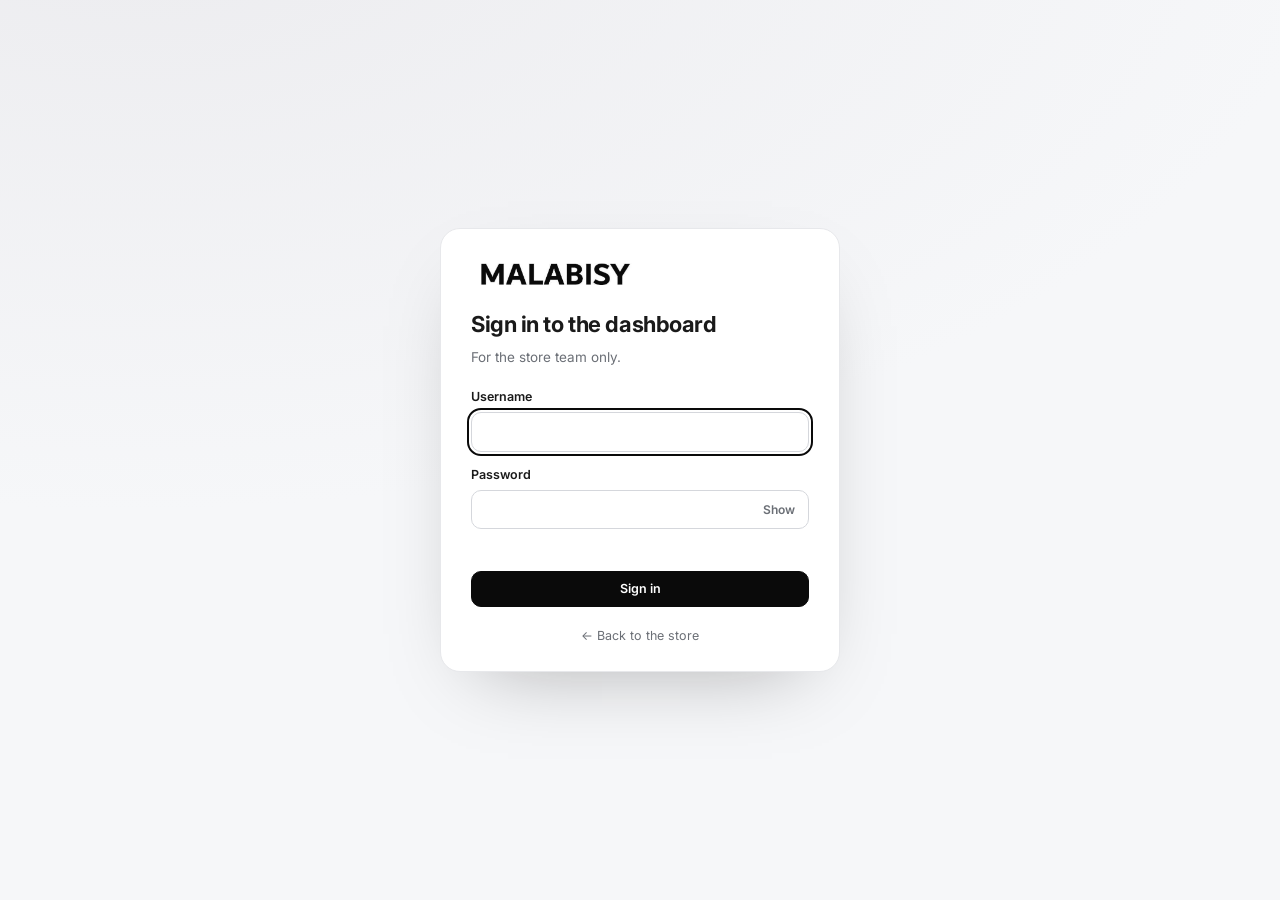
<file: admin.html>
<!doctype html>
<html lang="en">
<head>
<meta charset="utf-8">
<meta name="viewport" content="width=device-width, initial-scale=1">
<link rel="icon" href="data:,">
<title>Admin | MALABISY</title>
<meta name="robots" content="noindex, nofollow">
<link rel="preconnect" href="https://fonts.googleapis.com">
<link rel="preconnect" href="https://fonts.gstatic.com" crossorigin>
<link href="https://fonts.googleapis.com/css2?family=Inter:wght@400;500;600;700&display=swap" rel="stylesheet">
<link rel="stylesheet" href="assets/css/admin.css">
</head>
<body data-page="admin">
<div id="admin" class="ad"></div>
<script src="assets/js/catalog.js"></script>
<script src="assets/js/cms.js"></script>
<script src="assets/js/admin.js"></script>
</body>
</html>
</file>
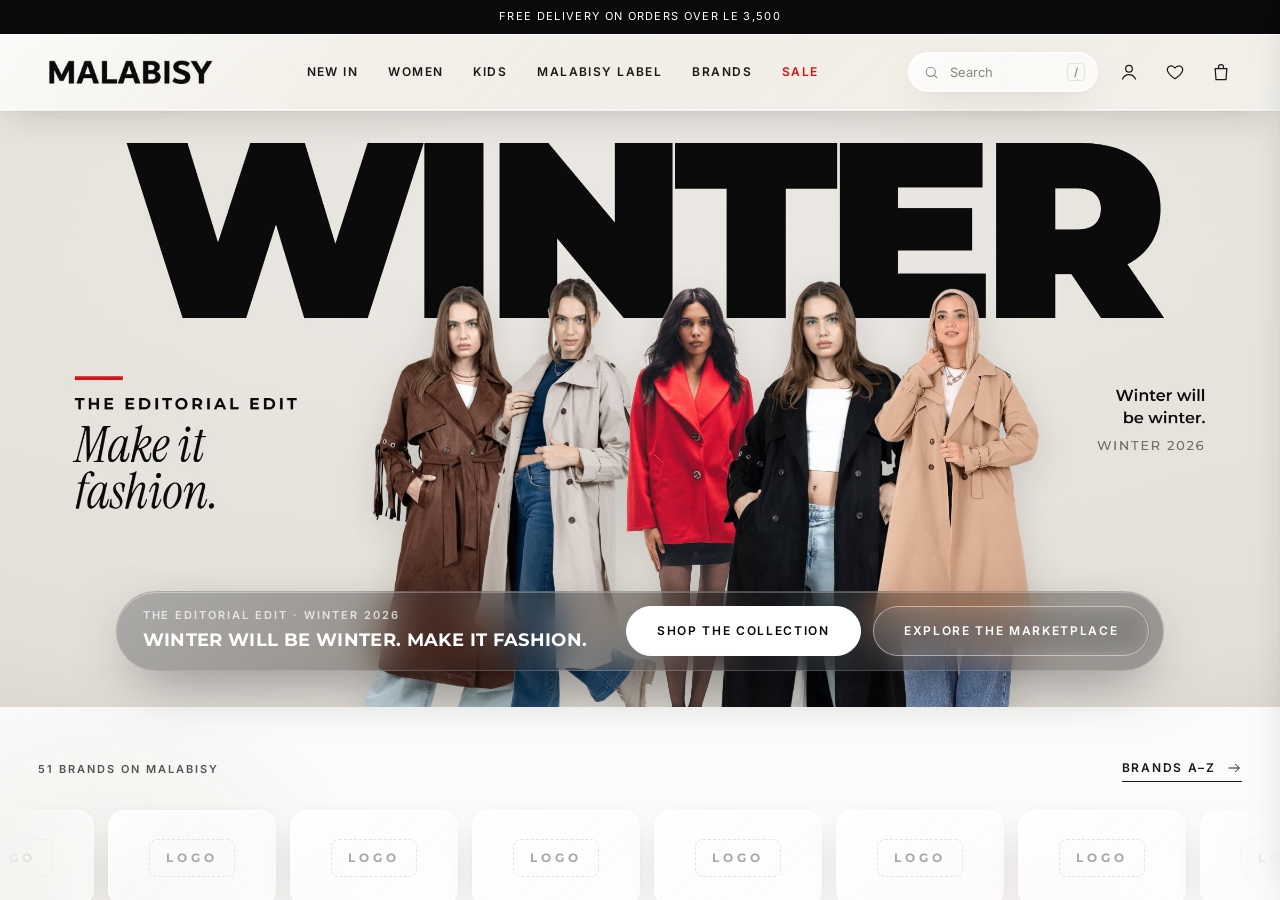
<file: tests/walk.html>
<!doctype html>
<html lang="en">
<head>
<meta charset="utf-8">
<title>Walkthrough capture fixture (test only, not linked)</title>
<style>html,body{margin:0;height:100%;overflow:hidden;background:#fff}iframe{border:0;width:100vw;height:100vh;display:block}</style>
</head>
<body>
<iframe id="f" title="capture"></iframe>
<script>
/* Test-only: drives real pages into specific states for video screenshots. Used by videos/remotion/scripts/capture-walk.mjs */
const P = new URLSearchParams(location.search), s = P.get("s");
const f = document.getElementById("f");
const wait = (ms) => new Promise((r) => setTimeout(r, ms));
const W = () => f.contentWindow, Dq = (q) => f.contentDocument.querySelector(q);
const load = (url) => new Promise((r) => { f.onload = () => r(); f.src = url; });
const session = () => localStorage.setItem("mlb_admin_sess", JSON.stringify({ uid: "u-super", at: Date.now(), exp: Date.now() + 8 * 3600e3 }));
const bag = (n = 3) => { const C = W().MLB_API.catalog; const pick = [C.find((r) => /Toggle-Front Leather Jacket – Brown/.test(r.t)), C.find((r) => r.v === "KAVA" && r.a.length && r.p > 600), C.find((r) => r.v === "Carinawear" && r.a.length && /Knit|Sweater|Pullover/i.test(r.t))].filter(Boolean).slice(0, n); pick.forEach((r) => W().MLB_API.addToBag(r.h, r.a[0] || "One size")); };
const scroll = (y) => W().scrollTo(0, y);
// scroll-in animations never fire in a headless capture: show those blocks in their final state
setInterval(() => { try { const d = f.contentDocument; d.querySelectorAll(".rv").forEach((e) => e.classList.add("in")); if (!d.getElementById("cap-still")) { const st = d.createElement("style"); st.id = "cap-still"; st.textContent = "*,*::before,*::after{animation-duration:0s!important;animation-delay:0s!important;transition-duration:0s!important;transition-delay:0s!important}"; d.head.appendChild(st); } } catch {} }, 100);
const S = {
  async home() { localStorage.clear(); await load("/index.html"); await wait(1500); },
  async homeChoices() { await load("/index.html"); await wait(1200); const el = [...f.contentDocument.querySelectorAll("section")].find((x) => /Malabisy Label/.test(x.textContent) && /Marketplace/.test(x.textContent) && x.getBoundingClientRect().top > 300); if (el) el.scrollIntoView(); await wait(900); },
  async search() { await load("/index.html"); await wait(1200); Dq("#searchBtn").click(); await wait(400); const q = Dq("#q"); q.value = "coat"; q.dispatchEvent(new Event("input", { bubbles: true })); await wait(1500); },
  async market() { await load("/marketplace.html?g=Women"); await wait(2000); },
  async brands() { await load("/brands.html"); await wait(1800); },
  async product() { await load("/index.html"); await wait(800); const C = W().MLB_API.catalog; const r = C.find((x) => /High-Collar Belted Trench Coat – Beige/.test(x.t)) || C.find((x) => /coat/i.test(x.t) && x.a.length > 1); await load("/product.html?h=" + encodeURIComponent(r.h)); await wait(2000); },
  async stylist() { await load("/index.html"); await wait(1500); sessionStorage.clear(); W().MLB_STYLIST.open(); await wait(500); W().MLB_STYLIST.respond("Office look under LE 2,000"); await wait(4000); const log = Dq(".mst-log"); if (log) log.scrollTop = log.scrollHeight - log.clientHeight - 260; await wait(1200); },
  async bag() { localStorage.removeItem("mlb2_bag"); await load("/index.html"); await wait(1200); bag(3); await wait(4500); Dq("#bagBtn").click(); await wait(2500); },
  async checkout() { await load("/bag.html"); await wait(1800); },
  async payment() { await load("/bag.html"); await wait(1200); Dq("#toDelivery").click(); await wait(300); const fd = Dq("#fDel"); const ins = fd.querySelectorAll("input"); ["Nour", "Adel", "01012345678", "nour@example.com", "Heliopolis", "12 El Nozha St, floor 3"].forEach((v, i) => (ins[i].value = v)); fd.requestSubmit(); await wait(3000); },
  async invoice() { await load("/bag.html"); await wait(1200); Dq("#toDelivery").click(); await wait(300); const fd = Dq("#fDel"); const ins = fd.querySelectorAll("input"); ["Nour", "Adel", "01012345678", "nour@example.com", "Heliopolis", "12 El Nozha St, floor 3"].forEach((v, i) => (ins[i].value = v)); fd.requestSubmit(); await wait(500); Dq("#fPay").requestSubmit(); await wait(1500); Dq("#invoice").scrollIntoView(); W().scrollBy(0, -20); await wait(800); },
  async account() { localStorage.setItem("mlb2_user", JSON.stringify({ name: "Nour Adel", email: "nour@example.com", phone: "", since: new Date().toISOString() })); await load("/account.html#orders"); await wait(1800); },
  async sell() { await load("/sell.html"); await wait(1800); },
  async login() { localStorage.removeItem("mlb_admin_sess"); await load("/admin.html"); await wait(1500); },
  async dash() { session(); const n = JSON.parse(localStorage.getItem("mlb2_orders") || "[]").filter((o) => o.sample).length; if (!n) { await load("/admin.html#settings"); await wait(1500); const b = Dq("#sm-add"); if (b) { b.click(); await wait(1500); } } await load("/admin.html#dashboard"); await wait(2000); },
  async dashLow() { session(); await load("/admin.html#dashboard"); await wait(1800); scroll(+(P.get("y") || 900)); await wait(600); },
  async orders() { session(); await load("/admin.html#orders?s=Placed"); await wait(1500); const sel = [...f.contentDocument.querySelectorAll("[data-st]")]; if (sel[0]) { sel[0].value = "Confirmed"; sel[0].dispatchEvent(new Event("change")); await wait(900); } const sel2 = [...f.contentDocument.querySelectorAll("[data-st]")]; if (sel2[0]) { sel2[0].value = "Shipped"; sel2[0].dispatchEvent(new Event("change")); await wait(900); } W().location.hash = "#orders"; await wait(1800); [...f.contentDocument.querySelectorAll("[data-sel]")].slice(1, 4).forEach((c) => { c.checked = true; c.dispatchEvent(new Event("change")); }); await wait(800); },
  async order() { session(); const o = JSON.parse(localStorage.getItem("mlb2_orders") || "[]").find((x) => x.status === "Confirmed" || x.status === "Placed"); await load("/admin.html#orders/" + (o ? o.no : "")); await wait(1800); },
  async products() { session(); await load("/admin.html#products?f=sale"); await wait(1500); [...f.contentDocument.querySelectorAll("[data-sel]")].slice(0, 3).forEach((c) => { c.checked = true; c.dispatchEvent(new Event("change")); }); await wait(800); },
  async productEdit() { session(); await load("/admin.html#products/high-collar-belted-trench-coat-beige"); await wait(1200); if (/Not found/.test(f.contentDocument.body.textContent)) { const C = window.MLB_CATALOG || []; } await wait(600); },
  async brandsAdmin() { session(); await load("/admin.html#brands"); await wait(1800); },
  async customers() { session(); await load("/admin.html#customers?seg=vip"); await wait(1800); },
  async discounts() { session(); await load("/admin.html#dashboard"); await wait(1000); const st = W().MLB_CMS.store, d = JSON.parse(JSON.stringify(st.get())); d.discounts = [{ code: "EID20", type: "percent", value: 20, min: 1500, ends: new Date(Date.now() + 9 * 864e5).toISOString().slice(0, 16), on: true }, { code: "WELCOME10", type: "percent", value: 10, min: "", ends: "", on: true }, { code: "FREESHIP", type: "ship", value: 0, min: 1000, ends: "", on: true }, { code: "WINTER300", type: "fixed", value: 300, min: 2500, ends: new Date(Date.now() - 2 * 864e5).toISOString().slice(0, 16), on: true }]; st.save(d); await load("/admin.html#discounts"); await wait(1800); },
  async content() { session(); await load("/admin.html#content"); await wait(3000); },
  async editor() { session(); sessionStorage.clear(); await load("/index.html?edit"); await wait(3000); },
  async editorAdd() { session(); await load("/index.html?edit"); await wait(2500); const b = Dq('[data-sub="add"]'); if (b) b.click(); await wait(800); },
  async settings() { session(); await load("/admin.html#settings"); await wait(1800); },
  async team() { session(); await load("/admin.html#team/u-store"); await wait(1800); },
  async activity() { session(); await load("/admin.html#activity"); await wait(1800); },
  async stylistSeed() { localStorage.removeItem("mlb_admin_sess"); await load("/index.html"); await wait(1500); sessionStorage.clear(); const S2 = W().MLB_STYLIST; S2.open(); for (const m of ["Office look under LE 2,000", "3ayza fostan eswed lel fara7", "كوتشي ابيض", "how long does delivery take?", "KAVA", "عندكم زارا؟", "bust 90 waist 72 hips 98", "amaza", "winter coats on sale"]) { S2.respond(m); await wait(1400); } await wait(800); },
  async stylistOverview() { session(); await load("/admin.html#stylist/overview"); await wait(2200); },
  async stylistReplies() { session(); await load("/admin.html#stylist/replies"); await wait(2200); },
  async stylistKnowledge() { session(); await load("/admin.html#stylist/knowledge"); await wait(2200); },
  async stylistAdmin() { session(); await load("/admin.html#stylist"); await wait(2000); },
};
// store screens are shot as a visitor (no team bar)
const STORE = ["home", "homeChoices", "search", "market", "brands", "product", "stylist", "bag", "checkout", "payment", "invoice", "account", "sell"];
if (STORE.includes(s)) localStorage.removeItem("mlb_admin_sess");
(S[s] || S.home)().then(() => { document.title = "ready"; });
</script>
</body>
</html>
</file>
<file: assets/css/admin.css>
/* =========================================================
   STORE DASHBOARD — calm, data-dense admin. Brand: black / white, red only for alerts and "down".
   ========================================================= */
:root { --k: #0A0A0A; --ink: #1A1A1A; --mut: #6B6F76; --line: #E7E8EB; --soft: #F4F5F7; --bg: #F6F7F9; --red: #DB1215; --up: #12804A; --upbg: #E3F5EA; --dnbg: #FDE7E7; --r: 16px; }
* { box-sizing: border-box; }
html { -webkit-text-size-adjust: 100%; }
body { margin: 0; background: var(--bg); color: var(--ink); font: 13.5px/1.45 Inter, "Helvetica Neue", Arial, sans-serif; -webkit-font-smoothing: antialiased; }
a { color: inherit; }
button, input, select, textarea { font: inherit; color: inherit; }
svg { width: 18px; height: 18px; fill: none; stroke: currentColor; stroke-width: 1.7; stroke-linecap: round; stroke-linejoin: round; flex: none; }
.sr { position: absolute; width: 1px; height: 1px; overflow: hidden; clip: rect(0 0 0 0); }
:focus-visible { outline: 2px solid var(--k); outline-offset: 2px; }

/* ---------- sign-in ---------- */
.auth { min-height: 100vh; display: grid; place-items: center; padding: 24px; background: radial-gradient(1200px 600px at 10% -10%, #ececef, transparent), var(--bg); }
.auth__card { width: min(400px, 100%); background: #fff; border: 1px solid var(--line); border-radius: 20px; padding: 34px 30px 26px; box-shadow: 0 30px 80px -40px rgba(10,10,10,.35); display: grid; gap: 14px; }
.auth__logo { height: 22px; justify-self: start; }
.auth__card h1 { margin: 10px 0 0; font-size: 22px; letter-spacing: -.02em; }
.auth__sub { margin: -6px 0 6px; color: var(--mut); }
.auth__card form { display: grid; gap: 14px; }
.auth__pw { position: relative; display: block; }
.auth__pw input { padding-right: 64px !important; }
.auth__pw button { position: absolute; right: 6px; top: 50%; transform: translateY(-50%); border: 0; background: none; font-size: 12px; font-weight: 600; color: var(--mut); cursor: pointer; padding: 6px 8px; }
.auth__err { min-height: 18px; margin: -4px 0 0; color: var(--red); font-size: 12.5px; }
.auth__back { justify-self: center; font-size: 12.5px; color: var(--mut); text-decoration: none; margin-top: 6px; }
.ad-btn--block { width: 100%; height: 42px; }

/* ---------- layout ---------- */
.ad { display: grid; grid-template-columns: 248px 1fr; min-height: 100vh; }
.ad-side { position: sticky; top: 0; height: 100vh; display: flex; flex-direction: column; background: #fff; border-right: 1px solid var(--line); padding: 16px 12px 12px; }
.ad-brand { display: flex; align-items: center; gap: 10px; padding: 6px 10px 14px; text-decoration: none; border-bottom: 1px solid var(--line); margin-bottom: 8px; }
.ad-brand img { height: 18px; }
.ad-brand span { font-size: 11px; letter-spacing: .14em; text-transform: uppercase; color: var(--mut); }
.ad-side nav { flex: 1; overflow-y: auto; display: grid; align-content: start; gap: 1px; }
.ad-side__g { margin: 14px 10px 4px; font-size: 10.5px; font-weight: 700; letter-spacing: .12em; text-transform: uppercase; color: #9a9ea6; }
.ad-side nav a { position: relative; display: flex; align-items: center; gap: 10px; padding: 8px 10px; border-radius: 10px; text-decoration: none; color: #3a3d42; font-weight: 500; }
.ad-side nav a:hover { background: var(--soft); }
.ad-side nav a.on { background: var(--k); color: #fff; }
.ad-side nav a em { margin-left: auto; min-width: 22px; padding: 1px 7px; border-radius: 10px; background: var(--red); color: #fff; font-style: normal; font-size: 11px; font-weight: 600; text-align: center; }
.ad-side nav a.on em { background: #fff; color: var(--k); }
.ad-ro { margin-left: auto; opacity: .45; display: inline-flex; }
.ad-ro svg { width: 14px; height: 14px; }
.ad-me { position: relative; display: flex; align-items: center; gap: 10px; padding: 10px 8px; margin-top: 8px; border-top: 1px solid var(--line); }
.ad-me b { display: block; font-size: 13px; }
.ad-me small { display: block; color: var(--mut); font-size: 11.5px; }
.ad-me > button { margin-left: auto; width: 30px; height: 30px; border-radius: 8px; border: 0; background: none; cursor: pointer; font-size: 18px; line-height: 1; }
.ad-me > button:hover { background: var(--soft); }
.ad-av { display: inline-grid; place-items: center; width: 34px; height: 34px; flex: none; border-radius: 50%; background: var(--k); color: #fff; font-size: 12px; font-weight: 700; text-transform: uppercase; }
.ad-av--sm { width: 28px; height: 28px; font-size: 10.5px; background: #e9eaee; color: #333; }
.ad-body { min-width: 0; display: flex; flex-direction: column; }
.ad-top { position: sticky; top: 0; z-index: 30; display: flex; align-items: center; gap: 14px; height: 62px; padding: 0 clamp(16px, 3vw, 32px); background: rgba(246,247,249,.86); backdrop-filter: blur(12px); border-bottom: 1px solid var(--line); }
.ad-search { flex: 1; max-width: 520px; display: flex; align-items: center; gap: 8px; height: 38px; padding: 0 10px 0 12px; border-radius: 11px; background: #fff; border: 1px solid var(--line); color: var(--mut); }
.ad-search input { flex: 1; min-width: 0; border: 0; outline: 0; background: none; color: var(--ink); }
.ad-search kbd { font: 600 11px Inter, Arial; padding: 2px 6px; border: 1px solid var(--line); border-radius: 6px; color: var(--mut); }
.ad-top__act { margin-left: auto; display: flex; align-items: center; gap: 8px; }
.ad-icon { position: relative; width: 38px; height: 38px; display: grid; place-items: center; border-radius: 11px; border: 1px solid var(--line); background: #fff; cursor: pointer; }
.ad-icon em { position: absolute; top: -4px; right: -4px; min-width: 18px; height: 18px; padding: 0 5px; border-radius: 9px; background: var(--red); color: #fff; font: 700 10.5px/18px Inter, Arial; font-style: normal; text-align: center; }
.ad-bellwrap { position: relative; }
.ad-menu { position: absolute; z-index: 40; min-width: 190px; padding: 6px; background: #fff; border: 1px solid var(--line); border-radius: 12px; box-shadow: 0 18px 50px -20px rgba(0,0,0,.35); display: grid; }
.ad-menu--wide { right: 0; top: 46px; width: 320px; }
.ad-me .ad-menu { bottom: 56px; left: 8px; right: 8px; }
.ad-menu a, .ad-menu button { display: flex; align-items: center; gap: 10px; padding: 9px 10px; border-radius: 8px; border: 0; background: none; text-align: left; text-decoration: none; cursor: pointer; }
.ad-menu a:hover, .ad-menu button:hover { background: var(--soft); }
.ad-main { padding: 26px clamp(16px, 3vw, 32px) 110px; width: 100%; max-width: 1440px; }
.ad-head { display: flex; justify-content: space-between; align-items: flex-end; gap: 16px; flex-wrap: wrap; margin-bottom: 20px; }
.ad-head h1 { margin: 0; display: flex; align-items: center; gap: 10px; flex-wrap: wrap; font-size: 24px; font-weight: 700; letter-spacing: -.02em; }
.ad-sub { margin: 4px 0 0; color: var(--mut); font-size: 12.5px; }
.ad-back { text-decoration: none; display: inline-grid; place-items: center; width: 32px; height: 32px; border-radius: 10px; background: #fff; border: 1px solid var(--line); font-size: 15px; }
.ad-row { display: flex; gap: 8px; flex-wrap: wrap; align-items: center; }
.ad-row--end { justify-content: flex-end; }
.ad-row2 { display: grid; grid-template-columns: 1fr 1fr; gap: 12px; }
.ad-grid2 { display: grid; grid-template-columns: minmax(0, 1.7fr) minmax(280px, 1fr); gap: 16px; align-items: start; margin-top: 16px; }
.ad-col { display: grid; gap: 16px; align-content: start; }

/* ---------- cards & basics ---------- */
.ad-card { background: #fff; border: 1px solid var(--line); border-radius: var(--r); padding: 18px; display: grid; gap: 14px; align-content: start; min-width: 0; }
.ad-card + .ad-card { margin-top: 16px; }
.ad-col > .ad-card + .ad-card { margin-top: 0; }
.ad-card--flush { padding: 0; gap: 0; overflow: hidden; }
.ad-card--flush > .ad-filters, .ad-card--flush > .ad-pager { padding: 14px 16px; }
.ad-card--flush > .ad-card__hd { padding: 16px 18px 6px; }
.ad-card--flush > .ad-empty { padding: 40px 16px; }
.ad-card__hd { display: flex; justify-content: space-between; align-items: center; gap: 10px; }
.ad-card__hd h2 { margin: 0; font-size: 14.5px; font-weight: 650; display: flex; align-items: center; gap: 8px; }
.ad-h2 { margin: 0; font-size: 18px; }
.ad-count { font-style: normal; font-size: 12px; font-weight: 600; color: var(--mut); background: var(--soft); border-radius: 10px; padding: 2px 8px; }
.ad-h3 { margin: 6px 0 0; font-size: 12px; color: var(--mut); font-weight: 600; }
.ad-p { margin: 0; line-height: 1.6; }
.ad-muted { color: var(--mut); font-size: 12.5px; }
.ad-hint { display: block; color: var(--mut); font-size: 12px; margin-top: 4px; }
.ad-warn { color: var(--red); font-weight: 600; }
.ad-tag { display: inline-block; padding: 1px 6px; border-radius: 6px; background: var(--soft); color: var(--mut); font-size: 10.5px; font-weight: 600; text-transform: uppercase; letter-spacing: .06em; vertical-align: middle; }
.ad-code { font-family: ui-monospace, Consolas, monospace; letter-spacing: .04em; }
.ad-note { display: flex; align-items: center; gap: 10px; flex-wrap: wrap; padding: 11px 14px; margin-bottom: 16px; border-radius: 12px; background: #fff; border: 1px dashed #cfd2d8; color: #3a3d42; }
.ad-empty { display: grid; justify-items: center; gap: 12px; padding: 30px 12px; text-align: center; color: var(--mut); }
.ad-empty p { margin: 0; max-width: 46ch; }
.ad-btn { display: inline-flex; align-items: center; justify-content: center; gap: 6px; height: 36px; padding: 0 14px; border-radius: 10px; border: 1px solid #d5d7dc; background: #fff; font-weight: 600; font-size: 12.5px; text-decoration: none; cursor: pointer; white-space: nowrap; }
.ad-btn svg { width: 16px; height: 16px; }
.ad-btn:hover { border-color: var(--k); }
.ad-btn:disabled { opacity: .5; cursor: default; }
.ad-btn--dark { background: var(--k); color: #fff; border-color: var(--k); }
.ad-btn--dark:hover { background: #2a2a2a; }
.ad-btn--danger { color: #b3261e; border-color: #efc5c2; }
.ad-btn--sm { height: 30px; padding: 0 10px; font-size: 12px; }
.ad-link { background: none; border: 0; padding: 0; font-weight: 600; font-size: 12.5px; text-decoration: underline; cursor: pointer; }
.ad-select { height: 36px; padding: 0 10px; border-radius: 10px; border: 1px solid #d5d7dc; background: #fff; font-weight: 600; font-size: 12.5px; }
.ad-pill { display: inline-block; padding: 3px 9px; border-radius: 999px; font-size: 11.5px; font-weight: 600; background: #eee; color: #333; white-space: nowrap; }
.ad-pill--placed { background: #FFF4CF; color: #7A5600; }
.ad-pill--confirmed { background: #E3ECFF; color: #1E46A8; }
.ad-pill--shipped { background: #EEE6FF; color: #5130A8; }
.ad-pill--delivered, .ad-pill--active { background: var(--upbg); color: var(--up); }
.ad-pill--cancelled, .ad-pill--expired { background: var(--dnbg); color: #A3161A; }
.ad-pill--hidden, .ad-pill--off { background: #ECEDF0; color: #555; }
.ad-pill--super-admin { background: var(--k); color: #fff; }
.ad-pill--admin { background: var(--soft); color: #333; }

/* ---------- forms ---------- */
.ad-f { display: grid; gap: 6px; }
.ad-f > span:first-child { font-size: 12.5px; font-weight: 600; }
.ad-f input, .ad-f select, .ad-f textarea, .ad-filters select, .ad-list input, .ad-row > input { width: 100%; padding: 9px 11px; border: 1px solid #d5d7dc; border-radius: 10px; background: #fff; min-height: 38px; }
.ad-f input:disabled, .ad-f select:disabled, .ad-f textarea:disabled, .ad-list input:disabled { background: var(--soft); color: #555; }
.ad-row > input { flex: 1; width: auto; min-width: 200px; }
.ad-f textarea { resize: vertical; }
.ad-check { display: flex; align-items: center; gap: 8px; cursor: pointer; }
.ad-check input { width: 16px; height: 16px; accent-color: var(--k); }
.ad-img { display: grid; grid-template-columns: 90px 1fr; gap: 12px; }
.ad-img img, .ad-img__ph { width: 90px; height: 90px; border-radius: 12px; object-fit: contain; background: var(--soft); border: 1px solid var(--line); }
.ad-img__ph { display: grid; place-items: center; font-size: 11px; color: var(--mut); }
.ad-img > div { display: grid; gap: 8px; align-content: start; }
.ad-thumbs { display: flex; flex-wrap: wrap; gap: 8px; }
.ad-thumbs span { position: relative; }
.ad-thumbs img { width: 78px; height: 98px; object-fit: cover; border-radius: 10px; border: 1px solid var(--line); }
.ad-thumbs button { position: absolute; top: -6px; right: -6px; width: 20px; height: 20px; border-radius: 50%; border: 0; background: var(--k); color: #fff; cursor: pointer; line-height: 1; }
.ad-thumbs__add { width: 78px; height: 98px; display: grid; place-items: center; border: 1.5px dashed #c8cbd1; border-radius: 10px; font-size: 12px; color: var(--mut); cursor: pointer; text-align: center; }
.ad-thumbs--ro img { width: 60px; height: 76px; }

/* ---------- KPIs & mini stats ---------- */
.ad-kpis { display: grid; grid-template-columns: repeat(4, minmax(0, 1fr)); gap: 14px; margin-bottom: 16px; }
.ad-kpi { position: relative; overflow: hidden; background: #fff; border: 1px solid var(--line); border-radius: var(--r); padding: 16px 18px 14px; display: grid; gap: 6px; }
.ad-kpi > span { font-size: 12.5px; color: var(--mut); font-weight: 500; }
.ad-kpi > b { font-size: 26px; letter-spacing: -.03em; }
.ad-kpi__ft { display: flex; align-items: center; gap: 8px; }
.ad-kpi__ft small { color: #9a9ea6; font-size: 11.5px; }
.ad-spark { position: absolute; right: 14px; top: 16px; width: 92px; height: 34px; }
.ad-spark polyline { fill: none; stroke: var(--k); stroke-width: 1.6; vector-effect: non-scaling-stroke; }
.ad-delta { display: inline-flex; align-items: center; gap: 3px; padding: 2px 7px; border-radius: 999px; font-size: 11.5px; font-weight: 700; background: var(--soft); color: var(--mut); }
.ad-delta.up { background: var(--upbg); color: var(--up); }
.ad-delta.dn { background: var(--dnbg); color: #A3161A; }
.ad-mini { display: grid; grid-template-columns: repeat(auto-fit, minmax(150px, 1fr)); gap: 0; margin-bottom: 14px; background: #fff; border: 1px solid var(--line); border-radius: var(--r); overflow: hidden; }
.ad-mini > * { display: grid; gap: 4px; padding: 14px 18px; text-decoration: none; border-right: 1px solid var(--line); }
.ad-mini > *:last-child { border-right: 0; }
.ad-mini a:hover { background: #fafbfc; }
.ad-mini span { font-size: 12px; color: var(--mut); }
.ad-mini b { font-size: 19px; letter-spacing: -.02em; }
.ad-mini--inline { margin: 4px 0; }

/* ---------- widgets ---------- */
.ad-widgets { display: grid; grid-template-columns: repeat(3, minmax(0, 1fr)); gap: 16px; }
.ad-w--wide { grid-column: span 2; }
.ad-widgets.editing .ad-w { outline: 2px dashed #cfd2d8; outline-offset: 3px; }
.ad-wctl { display: flex; gap: 2px; }
.ad-wctl button { width: 28px; height: 28px; border-radius: 8px; border: 1px solid var(--line); background: #fff; display: grid; place-items: center; cursor: pointer; }
.ad-wctl svg { width: 15px; height: 15px; }
.ad-tray { display: flex; flex-wrap: wrap; gap: 8px; align-items: center; margin-bottom: 14px; padding: 10px 12px; border-radius: 12px; background: #fff; border: 1px solid var(--line); }
.ad-tray > span { font-weight: 600; font-size: 12.5px; }
.ad-big { display: flex; align-items: baseline; gap: 10px; flex-wrap: wrap; }
.ad-big b { font-size: 30px; letter-spacing: -.03em; }
.ad-big small { color: var(--mut); }
.ad-line { width: 100%; height: auto; }
.ad-line .grid line { stroke: #eef0f2; }
.ad-line text { font-size: 10.5px; fill: #9a9ea6; }
.ad-line .area { fill: rgba(10,10,10,.06); }
.ad-line .cur { fill: none; stroke: var(--k); stroke-width: 2.2; stroke-linejoin: round; }
.ad-line .prev { fill: none; stroke: #b7bbc2; stroke-width: 1.6; stroke-dasharray: 5 5; }
.ad-legend { display: flex; gap: 16px; font-size: 12px; color: var(--mut); }
.ad-legend span::before { content: ""; display: inline-block; width: 16px; height: 0; margin-right: 6px; vertical-align: middle; border-top: 2px solid var(--k); }
.ad-legend .prev::before { border-top: 2px dashed #b7bbc2; }
.ad-donut { display: grid; grid-template-columns: 140px 1fr; gap: 16px; align-items: center; }
.ad-donut svg { width: 140px; height: 140px; }
.ad-donut path, .ad-donut circle { fill: none; stroke-width: 14; }
.ad-donut .n { font: 700 20px Inter, Arial; fill: var(--ink); }
.ad-donut .l { font: 500 10px Inter, Arial; fill: var(--mut); }
.ad-donut ul, .ad-keys { list-style: none; margin: 0; padding: 0; display: grid; gap: 6px; }
.ad-donut li a, .ad-keys li { display: flex; align-items: center; gap: 8px; text-decoration: none; font-size: 12.5px; }
.ad-donut i, .ad-keys i { width: 10px; height: 10px; border-radius: 3px; flex: none; }
.ad-donut b, .ad-keys b { margin-left: auto; }
.ad-vbars { display: grid; grid-template-columns: repeat(7, 1fr); gap: 10px; height: 180px; align-items: end; }
.ad-vbars > div { height: 100%; display: grid; grid-template-rows: 18px 1fr 18px; justify-items: center; gap: 4px; }
.ad-vbars i { align-self: end; width: 100%; max-width: 38px; border-radius: 10px; background: #eceef1; }
.ad-vbars .top i { background: var(--k); }
.ad-vbars small { font-size: 11.5px; font-weight: 700; }
.ad-vbars span { font-size: 11.5px; color: var(--mut); }
.ad-vbars .top span { color: var(--ink); font-weight: 700; }
.ad-hbars { list-style: none; margin: 0; padding: 0; display: grid; gap: 10px; }
.ad-hbars li { display: grid; grid-template-columns: 110px 1fr auto; gap: 10px; align-items: center; font-size: 12.5px; }
.ad-hbars span { overflow: hidden; text-overflow: ellipsis; white-space: nowrap; }
.ad-hbars i { height: 8px; border-radius: 8px; background: #eceef1; overflow: hidden; }
.ad-hbars i b { display: block; height: 100%; border-radius: 8px; background: var(--k); }
.ad-hbars em { font-style: normal; font-weight: 600; }
.ad-stack { display: flex; height: 12px; border-radius: 8px; overflow: hidden; gap: 2px; }
.ad-gauge { display: grid; justify-items: center; gap: 6px; text-align: center; }
.ad-gauge svg { width: 220px; height: auto; }
.ad-gauge line { stroke: #e7e9ec; stroke-width: 5; stroke-linecap: round; }
.ad-gauge line.on { stroke: var(--k); }
.ad-gauge .n { font: 700 28px Inter, Arial; fill: var(--ink); }
.ad-gauge p { margin: 0; color: var(--mut); font-size: 12.5px; max-width: 30ch; }
.ad-todo { list-style: none; margin: 0; padding: 0; display: grid; gap: 6px; }
.ad-todo a { display: flex; align-items: center; gap: 10px; padding: 11px 12px; border-radius: 12px; background: var(--soft); text-decoration: none; font-weight: 500; }
.ad-todo a:hover { background: #ecedf0; }

/* ---------- tables ---------- */
.ad-tabs { display: flex; gap: 2px; flex-wrap: wrap; margin-bottom: 12px; border-bottom: 1px solid var(--line); }
.ad-tabs a { padding: 9px 12px; text-decoration: none; font-weight: 500; color: #555; border-bottom: 2px solid transparent; margin-bottom: -1px; }
.ad-tabs a.on { color: var(--k); font-weight: 650; border-bottom-color: var(--k); }
.ad-tabs em { font-style: normal; color: var(--mut); font-size: 11.5px; margin-left: 3px; }
.ad-filters { display: flex; gap: 8px; align-items: center; flex-wrap: wrap; border-bottom: 1px solid var(--line); }
.ad-fsearch { flex: 2; min-width: 220px; display: flex; align-items: center; gap: 8px; height: 38px; padding: 0 12px; border: 1px solid #d5d7dc; border-radius: 10px; color: var(--mut); }
.ad-fsearch input { flex: 1; min-width: 0; border: 0; outline: 0; background: none; color: var(--ink); }
.ad-filters select { flex: 1; min-width: 150px; width: auto; }
.ad-tablewrap { overflow-x: auto; }
.ad-table { width: 100%; border-collapse: collapse; }
.ad-table th { text-align: left; font-size: 11px; font-weight: 600; letter-spacing: .06em; text-transform: uppercase; color: #8b8f97; padding: 10px 12px; border-bottom: 1px solid var(--line); white-space: nowrap; }
.ad-table td { padding: 11px 12px; border-bottom: 1px solid #f0f1f3; vertical-align: middle; }
.ad-table tbody tr:last-child td { border-bottom: 0; }
.ad-table tr[data-go] { cursor: pointer; }
.ad-table tr[data-go]:hover td { background: #fafbfc; }
.ad-table td b { font-weight: 600; }
.ad-table td small { display: block; color: var(--mut); font-size: 12px; }
.ad-table .num { text-align: right; white-space: nowrap; }
.ad-table s { display: block; color: var(--mut); font-size: 11.5px; }
.ad-table th:first-child, .ad-table td:first-child { padding-left: 18px; }
.ad-table th:last-child, .ad-table td:last-child { padding-right: 18px; }
.ad-table--flat th:first-child, .ad-table--flat td:first-child { padding-left: 0; }
.ad-table--flat th:last-child, .ad-table--flat td:last-child { padding-right: 0; }
.ad-cb { width: 36px; }
.ad-cb input, .ad-perm input { width: 16px; height: 16px; accent-color: var(--k); cursor: pointer; }
.ad-prod { display: flex; align-items: center; gap: 10px; min-width: 0; }
.ad-prod img { width: 38px; height: 48px; object-fit: cover; border-radius: 8px; background: var(--soft); flex: none; }
.ad-prod > span { min-width: 0; }
.ad-stock { display: inline-block; width: 42px; height: 6px; margin-right: 8px; border-radius: 6px; background: #eceef1; overflow: hidden; vertical-align: middle; }
.ad-stock i { display: block; height: 100%; background: var(--k); }
.ad-stsel { height: 30px; padding: 0 8px; border-radius: 999px; border: 0; font-size: 11.5px; font-weight: 700; cursor: pointer; }
.ad-stsel--placed { background: #FFF4CF; color: #7A5600; }
.ad-stsel--confirmed { background: #E3ECFF; color: #1E46A8; }
.ad-stsel--shipped { background: #EEE6FF; color: #5130A8; }
.ad-stsel--delivered { background: var(--upbg); color: var(--up); }
.ad-stsel--cancelled { background: var(--dnbg); color: #A3161A; }
.ad-pager { display: flex; justify-content: center; align-items: center; gap: 12px; border-top: 1px solid var(--line); }
.ad-perm td:not(:first-child), .ad-perm th:not(:first-child) { text-align: center; }
.ad-perm svg { width: 16px; height: 16px; color: var(--mut); }

/* floating bulk bar */
.ad-bulkbar { position: fixed; left: 50%; bottom: 22px; transform: translateX(-50%); z-index: 50; display: flex; align-items: center; gap: 4px; padding: 6px; border-radius: 14px; background: var(--k); color: #fff; box-shadow: 0 20px 50px -16px rgba(0,0,0,.55); }
.ad-bulkbar[hidden] { display: none; }
.ad-bulkbar__n { padding: 0 12px; font-weight: 600; font-size: 12.5px; color: rgba(255,255,255,.75); border-right: 1px solid rgba(255,255,255,.18); }
.ad-bulkbar button { height: 34px; padding: 0 12px; border: 0; border-radius: 10px; background: none; color: #fff; font-weight: 600; font-size: 12.5px; cursor: pointer; }
.ad-bulkbar button:hover { background: rgba(255,255,255,.12); }
.ad-bulkbar button.danger { color: #ff8a8a; }
.ad-bulkbar__x { background: #fff !important; color: var(--k) !important; margin-left: 4px; }

/* order page */
.ad-steps { display: grid; grid-template-columns: repeat(4, 1fr); gap: 8px; }
.ad-steps span { display: grid; gap: 2px; padding-top: 10px; border-top: 4px solid #e9ebee; }
.ad-steps b { font-size: 12.5px; color: var(--mut); }
.ad-steps small { font-size: 11.5px; color: #9a9ea6; min-height: 1em; }
.ad-steps span.done { border-top-color: var(--k); }
.ad-steps span.done b, .ad-steps span.now b { color: var(--ink); }
.ad-steps span.now { border-top-color: var(--red); }
.ad-lines { list-style: none; margin: 0; padding: 0; display: grid; }
.ad-lines li { display: grid; grid-template-columns: 44px 1fr auto 90px; gap: 12px; align-items: center; padding: 10px 0; border-bottom: 1px solid #f0f1f3; }
.ad-lines img { width: 44px; height: 56px; object-fit: cover; border-radius: 8px; background: var(--soft); }
.ad-lines a { text-decoration: none; }
.ad-lines small { display: block; color: var(--mut); font-size: 12px; }
.ad-lines .num { text-align: right; white-space: nowrap; }
.ad-tot { margin: 0; display: grid; gap: 6px; }
.ad-tot div { display: flex; justify-content: space-between; gap: 16px; }
.ad-tot dt { color: var(--mut); }
.ad-tot dd { margin: 0; }
.ad-tot .grand { padding-top: 8px; border-top: 1px solid var(--line); font-weight: 700; font-size: 15px; }
.ad-tot .grand dt { color: var(--ink); }
.ad-tl { list-style: none; margin: 0; padding: 0 0 0 16px; border-left: 2px solid var(--line); display: grid; gap: 12px; }
.ad-tl li { position: relative; display: grid; }
.ad-tl li::before { content: ""; position: absolute; left: -22px; top: 4px; width: 10px; height: 10px; border-radius: 50%; background: #fff; border: 2px solid var(--k); }
.ad-tl small { color: var(--mut); font-size: 12px; }
.ad-list { list-style: none; margin: 0; padding: 0; display: grid; }
.ad-list li { display: flex; align-items: center; justify-content: space-between; gap: 12px; padding: 10px 0; border-bottom: 1px solid #f0f1f3; flex-wrap: wrap; }
.ad-list li:last-child { border-bottom: 0; }
.ad-list li > a { display: flex; align-items: center; gap: 12px; text-decoration: none; flex: 1; }
.ad-list b { display: block; }
.ad-list small { display: block; color: var(--mut); font-size: 12px; }
.ad-list img { width: 38px; height: 48px; object-fit: cover; border-radius: 8px; }
.ad-list li > input { max-width: 360px; }
.ad-logo-sm { width: 38px; height: 38px; object-fit: contain; border-radius: 10px; border: 1px solid var(--line); background: #fff; }
.ad-logo-ph { display: inline-grid; place-items: center; width: 38px; height: 38px; flex: none; border-radius: 10px; background: var(--soft); font-weight: 700; font-size: 12px; text-transform: uppercase; color: #555; }
.ad-qa { display: grid; gap: 8px; padding: 12px; border: 1px solid var(--line); border-radius: 12px; }
.ad-qa .ad-link { justify-self: end; }
.ad-theme { display: grid; grid-template-columns: 340px 1fr; gap: 22px; align-items: center; }
.ad-theme__prev { height: 214px; border-radius: 12px; overflow: hidden; border: 1px solid var(--line); position: relative; background: var(--soft); }
.ad-theme__prev iframe { position: absolute; top: 0; left: 0; width: 1280px; height: 800px; border: 0; transform: scale(.2656); transform-origin: 0 0; pointer-events: none; }
.ad-theme > div:last-child { display: grid; gap: 12px; }

/* modal & toast */
.ad-modal { position: fixed; inset: 0; z-index: 80; display: grid; place-items: center; padding: 20px; background: rgba(10,10,10,.42); }
.ad-modal__box { width: min(440px, 100%); background: #fff; border-radius: 18px; padding: 22px; display: grid; gap: 14px; box-shadow: 0 30px 80px -30px rgba(0,0,0,.5); }
.ad-modal__box h2 { margin: 0; font-size: 17px; }
.ad-toast { position: fixed; left: 50%; bottom: 84px; transform: translate(-50%, 10px); padding: 10px 16px; border-radius: 12px; background: var(--k); color: #fff; font-weight: 500; opacity: 0; transition: .25s; pointer-events: none; z-index: 90; }
.ad-toast.on { opacity: 1; transform: translate(-50%, 0); }

@media (max-width: 1180px) { .ad-widgets { grid-template-columns: repeat(2, minmax(0, 1fr)); } .ad-kpis { grid-template-columns: repeat(2, minmax(0, 1fr)); } }
@media (max-width: 900px) {
  .ad { grid-template-columns: 1fr; }
  .ad-side { position: static; height: auto; }
  .ad-side nav { display: flex; overflow-x: auto; gap: 4px; }
  .ad-side__g { display: none; }
  .ad-side nav a span { white-space: nowrap; }
  .ad-search kbd, .ad-top__act .ad-btn:not(.ad-btn--dark) { display: none; }
  .ad-grid2, .ad-theme, .ad-donut { grid-template-columns: 1fr; }
  .ad-widgets { grid-template-columns: 1fr; } .ad-w--wide { grid-column: auto; }
  .ad-me .ad-menu { bottom: auto; top: 56px; }
}
@media print { .ad-side, .ad-top, .ad-head .ad-row, .ad-toast, .ad-bulkbar, .ad-btn { display: none !important; } .ad { display: block; } body { background: #fff; } .ad-card { border: 0; } }
.ad-menu[hidden], .ad-bulkbar[hidden] { display: none !important; }

/* switches, store status, stylist knowledge */
.ad-switch { display: flex; align-items: flex-start; gap: 12px; cursor: pointer; padding: 6px 0; }
.ad-switch input { position: absolute; opacity: 0; width: 1px; height: 1px; }
.ad-switch__ui { position: relative; flex: none; width: 40px; height: 24px; margin-top: 1px; border-radius: 999px; background: #d5d7dc; transition: background .2s; }
.ad-switch__ui::after { content: ""; position: absolute; top: 3px; left: 3px; width: 18px; height: 18px; border-radius: 50%; background: #fff; box-shadow: 0 1px 3px rgba(0,0,0,.25); transition: transform .2s; }
.ad-switch input:checked + .ad-switch__ui { background: var(--k); }
.ad-switch input:checked + .ad-switch__ui::after { transform: translateX(16px); }
.ad-switch input:focus-visible + .ad-switch__ui { outline: 2px solid var(--k); outline-offset: 2px; }
.ad-switch input:disabled + .ad-switch__ui { opacity: .5; }
.ad-switch b { display: block; font-size: 13.5px; }
.ad-switch small { display: block; color: var(--mut); font-size: 12.5px; margin-top: 2px; }
.ad-switch small a { color: var(--ink); font-weight: 600; }
.ad-switch--head { padding: 0 8px 0 0; align-items: center; }
.ad-status { margin-bottom: 16px; }
.ad-status.is-maint { border-color: var(--red); box-shadow: 0 0 0 3px rgba(219,18,21,.08); }
.ad-status__row { display: grid; grid-template-columns: 1fr 1fr; gap: 20px; }
.ad-maint summary { cursor: pointer; font-weight: 600; font-size: 12.5px; }
.ad-grid2--tight { margin-top: 10px; }
.ad-pill--maintenance { background: var(--dnbg); color: #A3161A; }
.ad-pill--on { background: var(--upbg); color: var(--up); }
.ad-chips { display: flex; flex-wrap: wrap; gap: 6px; }
.ad-chips span { padding: 3px 9px; border-radius: 999px; background: var(--soft); font-size: 12px; }
.ad-kb { display: grid; gap: 4px; max-height: 460px; overflow-y: auto; margin-top: 10px; }
.ad-kb details { border: 1px solid var(--line); border-radius: 10px; padding: 8px 10px; }
.ad-kb summary { display: flex; justify-content: space-between; cursor: pointer; }
.ad-kb summary span { color: var(--mut); font-size: 12px; }
.ad-kb .ad-chips { margin-top: 8px; }
.ad-replies { display: grid; grid-template-columns: 1fr 1fr; gap: 14px; }
.ad-replies textarea::placeholder { color: #a2a6ad; }
.ad-rep { align-items: start; padding-bottom: 10px; border-bottom: 1px solid #f0f1f3; }
.ad-tabs a em { font-style: normal; color: var(--mut); font-size: 11.5px; }
@media (max-width: 900px) { .ad-status__row, .ad-replies { grid-template-columns: 1fr; } }
</file>
